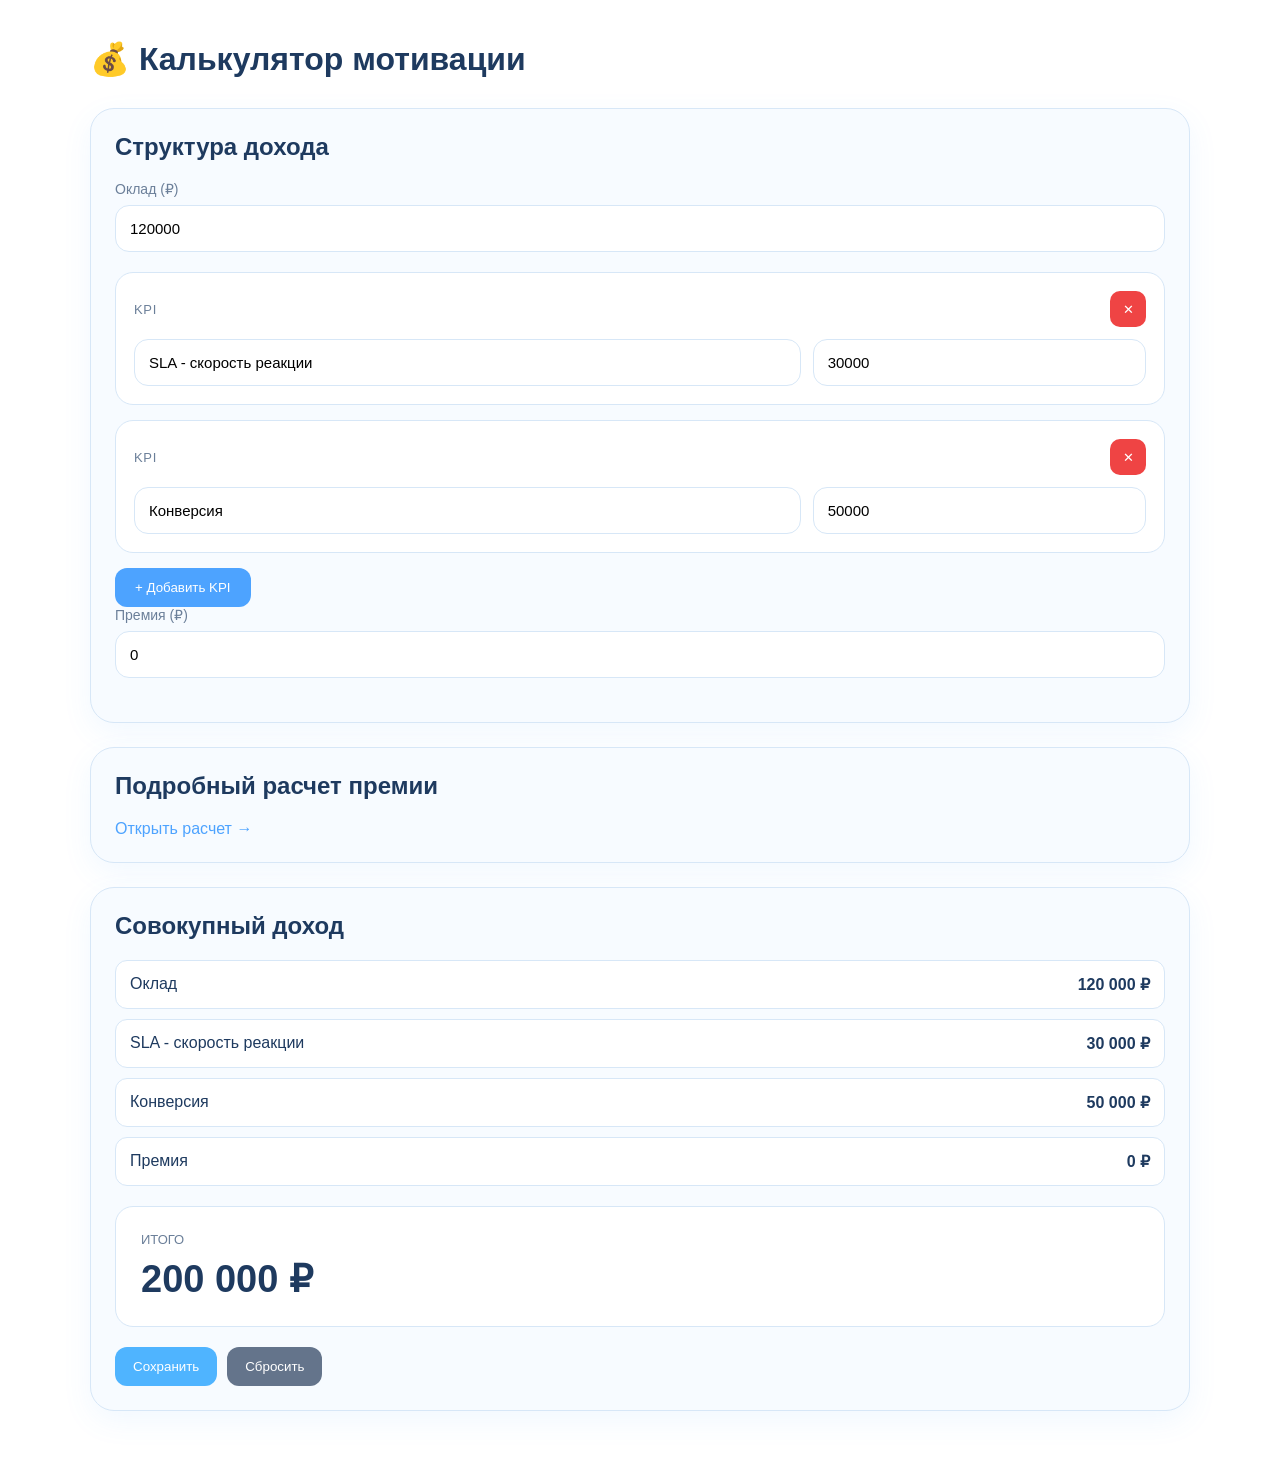
<file: index.html>
<!DOCTYPE html>
<html lang="ru">

<head>
    <meta charset="UTF-8">
    <meta name="viewport" content="width=device-width, initial-scale=1.0">
    <title>Калькулятор мотивации</title>

    <link rel="stylesheet" href="styles.css">
</head>

<body>

<div class="container">

    <h1>💰 Калькулятор мотивации</h1>

    <div class="card">

        <h2>Структура дохода</h2>

        <div class="field-group">

            <label>Оклад (₽)</label>

            <input
                type="number"
                id="salary"
                value="120000"
                placeholder="Введите оклад">

        </div>

        <div id="kpiContainer">

        </div>

        <button
            class="add-btn"
            onclick="addKPI()">

            + Добавить KPI

        </button>

        <div class="field-group premium-block">

            <label>Премия (₽)</label>

            <input
                type="number"
                id="premiumAmount"
                value="0"
                placeholder="Введите сумму премии">

        </div>

    </div>

    <div class="card">

        <h2>Подробный расчет премии</h2>

        <input
            type="hidden"
            id="premiumLink"
            value="https://lesookaya.github.io/-sales--/premium-calculator/">

        <div id="linkPreview"></div>

    </div>

    <div class="card">

        <h2>Совокупный доход</h2>

        <div
            id="incomeBreakdown"
            class="income-breakdown">

        </div>

        <div class="metric">

            <div class="metric-title">

                ИТОГО

            </div>

            <div
                class="metric-value"
                id="totalIncome">

                0 ₽

            </div>

        </div>

        <div class="footer">

            <button
                class="save-btn"
                onclick="saveSettings()">

                Сохранить

            </button>

            <button
                class="reset-btn"
                onclick="resetSettings()">

                Сбросить

            </button>

        </div>

    </div>

</div>

<script src="script.js"></script>

</body>

</html>
</file>
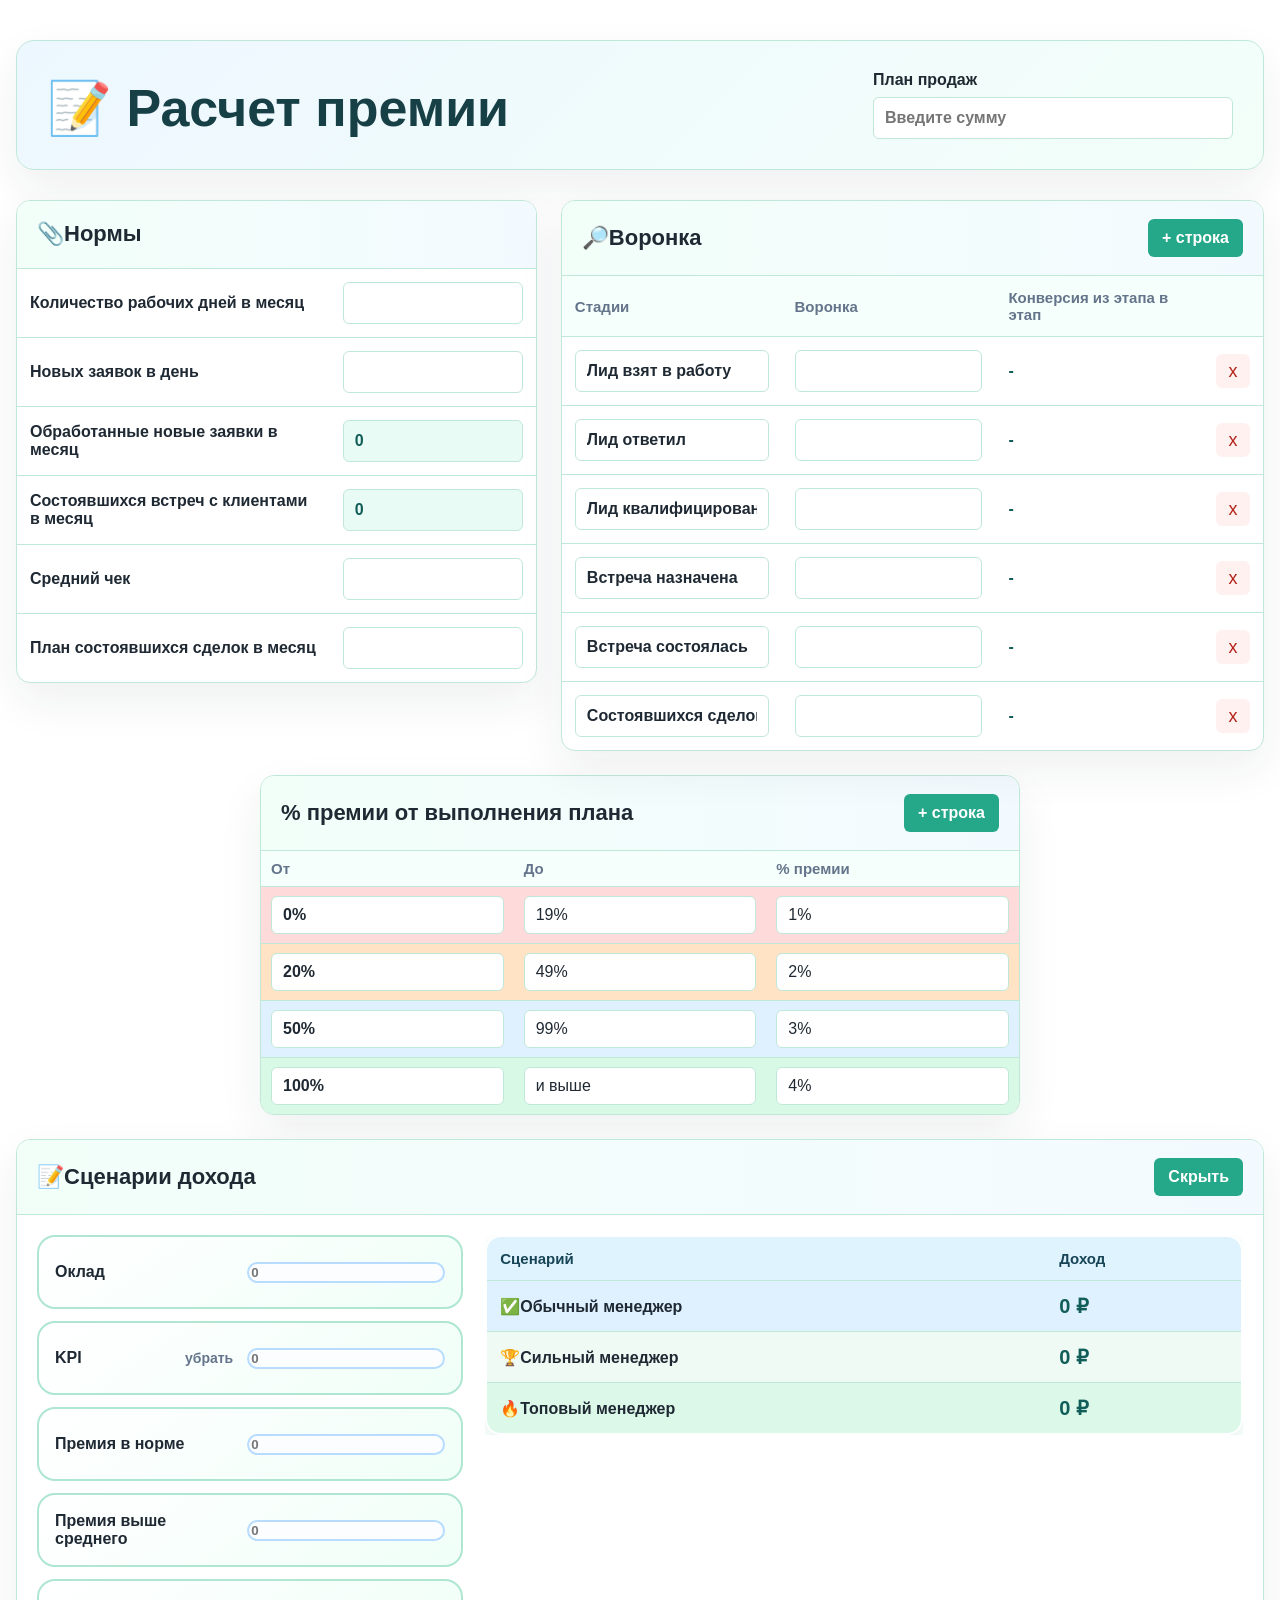
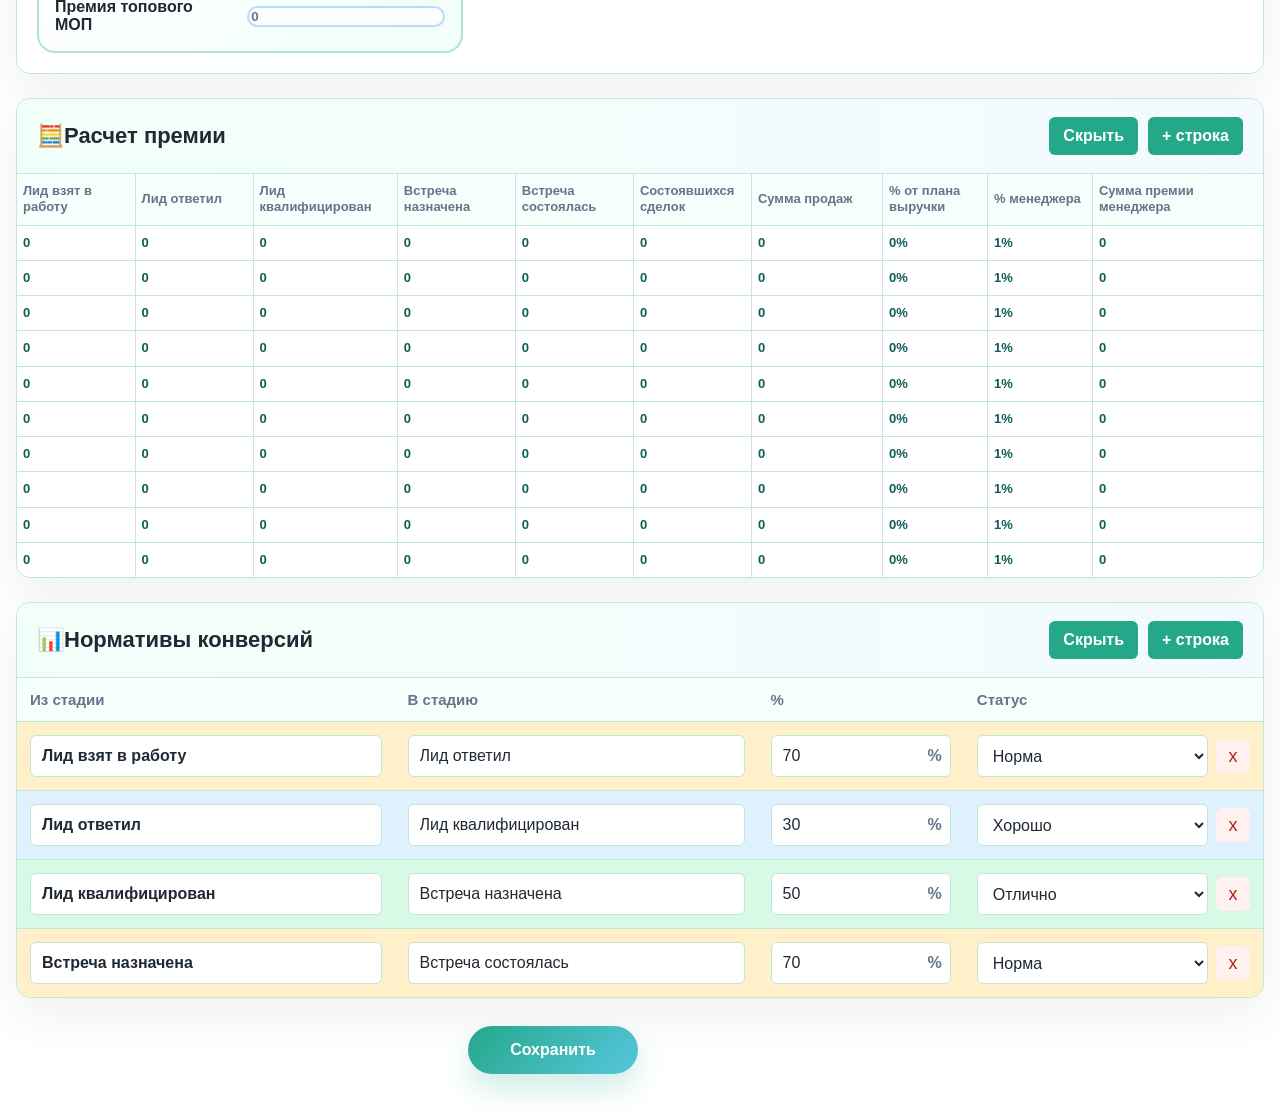
<file: premium-calculator/index.html>
<!DOCTYPE html>
<html lang="ru">
<head>
  <meta charset="UTF-8">
  <meta name="viewport" content="width=device-width, initial-scale=1.0">
  <title>Расчет премии</title>
  <link rel="stylesheet" href="styles.css">
</head>
<body>
  <main class="page">
    <section class="page-header">
      <h1>📝 Расчет премии</h1>
      <label class="sales-plan">
        <span>План продаж</span>
        <input id="salesPlan" class="money-input" type="text" inputmode="numeric" placeholder="Введите сумму">
      </label>
    </section>

    <section class="tables-grid">
      <div class="table-block">
        <div class="table-title-row">
          <h2>📎Нормы</h2>
        </div>
        <div class="table-wrap">
          <table id="normsTable">
            <tbody>
              <tr>
                <td>Количество рабочих дней в месяц</td>
                <td><input id="workDays" type="number" min="0" step="1"></td>
              </tr>
              <tr>
                <td>Новых заявок в день</td>
                <td><input id="newRequestsPerDay" type="number" min="0" step="1"></td>
              </tr>
              <tr>
                <td>Обработанные новые заявки в месяц</td>
                <td><input id="processedRequests" class="calculated-input" type="text" readonly></td>
              </tr>
              <tr>
                <td>Состоявшихся встреч с клиентами в месяц</td>
                <td><input id="monthlyMeetings" class="calculated-input" type="text" readonly></td>
              </tr>
              <tr>
                <td>Средний чек</td>
                <td><input id="averageCheck" class="money-input" type="text" inputmode="numeric"></td>
              </tr>
              <tr>
                <td>План состоявшихся сделок в месяц</td>
                <td><input id="plannedDeals" type="number" min="0" step="1"></td>
              </tr>
            </tbody>
          </table>
        </div>
      </div>

      <div class="table-block">
        <div class="table-title-row">
          <h2>🔎Воронка</h2>
          <button class="secondary-button" type="button" id="addFunnelRow">+ строка</button>
        </div>
        <div class="table-wrap">
          <table id="funnelTable">
            <thead>
              <tr>
                <th>Стадии</th>
                <th>Воронка</th>
                <th>Конверсия из этапа в этап</th>
                <th class="action-column"></th>
              </tr>
            </thead>
            <tbody>
              <tr>
                <td><input type="text" value="Лид взят в работу"></td>
                <td><input class="funnel-value" type="number" min="0" step="1"></td>
                <td class="conversion">-</td>
                <td><button class="icon-button remove-row" type="button" aria-label="Удалить строку">x</button></td>
              </tr>
              <tr>
                <td><input type="text" value="Лид ответил"></td>
                <td><input class="funnel-value" type="number" min="0" step="1"></td>
                <td class="conversion">-</td>
                <td><button class="icon-button remove-row" type="button" aria-label="Удалить строку">x</button></td>
              </tr>
              <tr>
                <td><input type="text" value="Лид квалифицирован"></td>
                <td><input class="funnel-value" type="number" min="0" step="1"></td>
                <td class="conversion">-</td>
                <td><button class="icon-button remove-row" type="button" aria-label="Удалить строку">x</button></td>
              </tr>
              <tr>
                <td><input type="text" value="Встреча назначена"></td>
                <td><input class="funnel-value" type="number" min="0" step="1"></td>
                <td class="conversion">-</td>
                <td><button class="icon-button remove-row" type="button" aria-label="Удалить строку">x</button></td>
              </tr>
              <tr>
                <td><input type="text" value="Встреча состоялась"></td>
                <td><input class="funnel-value" type="number" min="0" step="1"></td>
                <td class="conversion">-</td>
                <td><button class="icon-button remove-row" type="button" aria-label="Удалить строку">x</button></td>
              </tr>
              <tr>
                <td><input type="text" value="Состоявшихся сделок"></td>
                <td><input class="funnel-value" type="number" min="0" step="1"></td>
                <td class="conversion">-</td>
                <td><button class="icon-button remove-row" type="button" aria-label="Удалить строку">x</button></td>
              </tr>
            </tbody>
          </table>
        </div>
      </div>
    </section>

    <section class="table-block bonus-block">
      <div class="table-title-row">
        <h2>% премии от выполнения плана</h2>
        <button class="secondary-button" type="button" id="addBonusRow">+ строка</button>
      </div>
      <div class="table-wrap">
        <table id="bonusTable">
          <thead>
            <tr>
              <th>От</th>
              <th>До</th>
              <th>% премии</th>
            </tr>
          </thead>
          <tbody>
            <tr class="bonus-low">
              <td><input type="text" value="0%"></td>
              <td><input type="text" value="19%"></td>
              <td><input type="text" value="1%"></td>
            </tr>
            <tr class="bonus-middle">
              <td><input type="text" value="20%"></td>
              <td><input type="text" value="49%"></td>
              <td><input type="text" value="2%"></td>
            </tr>
            <tr class="bonus-good">
              <td><input type="text" value="50%"></td>
              <td><input type="text" value="99%"></td>
              <td><input type="text" value="3%"></td>
            </tr>
            <tr class="bonus-best">
              <td><input type="text" value="100%"></td>
              <td><input type="text" value="и выше"></td>
              <td><input type="text" value="4%"></td>
            </tr>
          </tbody>
        </table>
      </div>
    </section>

    <section class="table-block income-scenarios-block">
      <div class="table-title-row">
        <h2>📝Сценарии дохода</h2>
        <button class="secondary-button" type="button" id="toggleIncomeScenarios">Скрыть</button>
      </div>
      <div class="income-content">
        <div class="income-cards">
          <label class="income-card">
            <span>Оклад</span>
            <input id="salaryInput" class="money-input" type="text" inputmode="numeric" placeholder="0">
          </label>
          <div class="income-card kpi-card" id="kpiCard">
            <div class="income-card-top">
              <span>KPI</span>
              <button class="small-text-button" type="button" id="hideKpi">убрать</button>
            </div>
            <input id="kpiInput" class="money-input" type="text" inputmode="numeric" placeholder="0">
          </div>
          <button class="secondary-button restore-kpi-button" type="button" id="showKpi" hidden>Вернуть KPI</button>
          <label class="income-card">
            <span>Премия в норме</span>
            <input id="normalPremiumInput" class="money-input" type="text" inputmode="numeric" placeholder="0">
          </label>
          <label class="income-card">
            <span>Премия выше среднего</span>
            <input id="strongPremiumInput" class="money-input" type="text" inputmode="numeric" placeholder="0">
          </label>
          <label class="income-card">
            <span>Премия топового МОП</span>
            <input id="topPremiumInput" class="money-input" type="text" inputmode="numeric" placeholder="0">
          </label>
        </div>
        <div class="table-wrap">
          <table id="incomeScenariosTable">
            <thead>
              <tr>
                <th>Сценарий</th>
                <th>Доход</th>
              </tr>
            </thead>
            <tbody>
              <tr class="income-normal-row">
                <td>✅Обычный менеджер</td>
                <td id="normalIncome">0 ₽</td>
              </tr>
              <tr class="income-strong-row">
                <td>🏆Сильный менеджер</td>
                <td id="strongIncome">0 ₽</td>
              </tr>
              <tr class="income-top-row">
                <td>🔥Топовый менеджер</td>
                <td id="topIncome">0 ₽</td>
              </tr>
            </tbody>
          </table>
        </div>
      </div>
    </section>

    <section class="table-block calculation-block">
      <div class="table-title-row">
        <h2>🧮Расчет премии</h2>
        <div class="title-actions">
          <button class="secondary-button" type="button" id="toggleCalculationTable">Скрыть</button>
          <button class="secondary-button" type="button" id="addCalculationRow">+ строка</button>
        </div>
      </div>
      <div class="table-wrap wide-table-wrap">
        <table id="calculationTable">
          <thead>
            <tr>
              <th>Лид взят в работу</th>
              <th>Лид ответил</th>
              <th>Лид квалифицирован</th>
              <th>Встреча назначена</th>
              <th>Встреча состоялась</th>
              <th>Состоявшихся сделок</th>
              <th>Сумма продаж</th>
              <th>% от плана выручки</th>
              <th>% менеджера</th>
              <th>Сумма премии менеджера</th>
            </tr>
          </thead>
          <tbody>
            <tr>
              <td data-field="leads"></td>
              <td data-field="answered"></td>
              <td data-field="qualified"></td>
              <td data-field="meetingSet"></td>
              <td data-field="meetingDone"></td>
              <td data-field="deals"></td>
              <td data-field="sales"></td>
              <td data-field="planPercent"></td>
              <td data-field="managerPercent"></td>
              <td data-field="premium"></td>
            </tr>
            <tr>
              <td data-field="leads"></td>
              <td data-field="answered"></td>
              <td data-field="qualified"></td>
              <td data-field="meetingSet"></td>
              <td data-field="meetingDone"></td>
              <td data-field="deals"></td>
              <td data-field="sales"></td>
              <td data-field="planPercent"></td>
              <td data-field="managerPercent"></td>
              <td data-field="premium"></td>
            </tr>
            <tr>
              <td data-field="leads"></td>
              <td data-field="answered"></td>
              <td data-field="qualified"></td>
              <td data-field="meetingSet"></td>
              <td data-field="meetingDone"></td>
              <td data-field="deals"></td>
              <td data-field="sales"></td>
              <td data-field="planPercent"></td>
              <td data-field="managerPercent"></td>
              <td data-field="premium"></td>
            </tr>
            <tr>
              <td data-field="leads"></td>
              <td data-field="answered"></td>
              <td data-field="qualified"></td>
              <td data-field="meetingSet"></td>
              <td data-field="meetingDone"></td>
              <td data-field="deals"></td>
              <td data-field="sales"></td>
              <td data-field="planPercent"></td>
              <td data-field="managerPercent"></td>
              <td data-field="premium"></td>
            </tr>
            <tr>
              <td data-field="leads"></td>
              <td data-field="answered"></td>
              <td data-field="qualified"></td>
              <td data-field="meetingSet"></td>
              <td data-field="meetingDone"></td>
              <td data-field="deals"></td>
              <td data-field="sales"></td>
              <td data-field="planPercent"></td>
              <td data-field="managerPercent"></td>
              <td data-field="premium"></td>
            </tr>
            <tr>
              <td data-field="leads"></td>
              <td data-field="answered"></td>
              <td data-field="qualified"></td>
              <td data-field="meetingSet"></td>
              <td data-field="meetingDone"></td>
              <td data-field="deals"></td>
              <td data-field="sales"></td>
              <td data-field="planPercent"></td>
              <td data-field="managerPercent"></td>
              <td data-field="premium"></td>
            </tr>
            <tr>
              <td data-field="leads"></td>
              <td data-field="answered"></td>
              <td data-field="qualified"></td>
              <td data-field="meetingSet"></td>
              <td data-field="meetingDone"></td>
              <td data-field="deals"></td>
              <td data-field="sales"></td>
              <td data-field="planPercent"></td>
              <td data-field="managerPercent"></td>
              <td data-field="premium"></td>
            </tr>
            <tr>
              <td data-field="leads"></td>
              <td data-field="answered"></td>
              <td data-field="qualified"></td>
              <td data-field="meetingSet"></td>
              <td data-field="meetingDone"></td>
              <td data-field="deals"></td>
              <td data-field="sales"></td>
              <td data-field="planPercent"></td>
              <td data-field="managerPercent"></td>
              <td data-field="premium"></td>
            </tr>
            <tr>
              <td data-field="leads"></td>
              <td data-field="answered"></td>
              <td data-field="qualified"></td>
              <td data-field="meetingSet"></td>
              <td data-field="meetingDone"></td>
              <td data-field="deals"></td>
              <td data-field="sales"></td>
              <td data-field="planPercent"></td>
              <td data-field="managerPercent"></td>
              <td data-field="premium"></td>
            </tr>
            <tr>
              <td data-field="leads"></td>
              <td data-field="answered"></td>
              <td data-field="qualified"></td>
              <td data-field="meetingSet"></td>
              <td data-field="meetingDone"></td>
              <td data-field="deals"></td>
              <td data-field="sales"></td>
              <td data-field="planPercent"></td>
              <td data-field="managerPercent"></td>
              <td data-field="premium"></td>
            </tr>
          </tbody>
        </table>
      </div>
    </section>

    <section class="table-block conversion-standards-block">
      <div class="table-title-row">
        <h2>📊Нормативы конверсий</h2>
        <div class="title-actions">
          <button class="secondary-button" type="button" id="toggleConversionStandards">Скрыть</button>
          <button class="secondary-button" type="button" id="addConversionStandardRow">+ строка</button>
        </div>
      </div>
      <div class="table-wrap">
        <table id="conversionStandardsTable">
          <thead>
            <tr>
              <th>Из стадии</th>
              <th>В стадию</th>
              <th>%</th>
              <th>Статус</th>
            </tr>
          </thead>
          <tbody>
            <tr data-status="normal">
              <td><input type="text" value="Лид взят в работу"></td>
              <td><input type="text" value="Лид ответил"></td>
              <td class="percent-cell"><input class="standard-percent" type="number" min="0" max="100" step="0.1" value="70"></td>
              <td>
                <div class="status-actions">
                  <select class="standard-status">
                    <option value="below">Ниже нормы</option>
                    <option value="normal" selected>Норма</option>
                    <option value="good">Хорошо</option>
                    <option value="excellent">Отлично</option>
                  </select>
                  <button class="icon-button remove-standard-row" type="button" aria-label="Удалить строку">x</button>
                </div>
              </td>
            </tr>
            <tr data-status="good">
              <td><input type="text" value="Лид ответил"></td>
              <td><input type="text" value="Лид квалифицирован"></td>
              <td class="percent-cell"><input class="standard-percent" type="number" min="0" max="100" step="0.1" value="30"></td>
              <td>
                <div class="status-actions">
                  <select class="standard-status">
                    <option value="below">Ниже нормы</option>
                    <option value="normal">Норма</option>
                    <option value="good" selected>Хорошо</option>
                    <option value="excellent">Отлично</option>
                  </select>
                  <button class="icon-button remove-standard-row" type="button" aria-label="Удалить строку">x</button>
                </div>
              </td>
            </tr>
            <tr data-status="excellent">
              <td><input type="text" value="Лид квалифицирован"></td>
              <td><input type="text" value="Встреча назначена"></td>
              <td class="percent-cell"><input class="standard-percent" type="number" min="0" max="100" step="0.1" value="50"></td>
              <td>
                <div class="status-actions">
                  <select class="standard-status">
                    <option value="below">Ниже нормы</option>
                    <option value="normal">Норма</option>
                    <option value="good">Хорошо</option>
                    <option value="excellent" selected>Отлично</option>
                  </select>
                  <button class="icon-button remove-standard-row" type="button" aria-label="Удалить строку">x</button>
                </div>
              </td>
            </tr>
            <tr data-status="normal">
              <td><input type="text" value="Встреча назначена"></td>
              <td><input type="text" value="Встреча состоялась"></td>
              <td class="percent-cell"><input class="standard-percent" type="number" min="0" max="100" step="0.1" value="70"></td>
              <td>
                <div class="status-actions">
                  <select class="standard-status">
                    <option value="below">Ниже нормы</option>
                    <option value="normal" selected>Норма</option>
                    <option value="good">Хорошо</option>
                    <option value="excellent">Отлично</option>
                  </select>
                  <button class="icon-button remove-standard-row" type="button" aria-label="Удалить строку">x</button>
                </div>
              </td>
            </tr>
          </tbody>
        </table>
      </div>
    </section>

    <section class="save-section">
      <button class="save-button" type="button" id="saveData">Сохранить</button>
      <span class="save-status" id="saveStatus" aria-live="polite"></span>
    </section>
  </main>

  <script src="script.js"></script>
</body>
</html>
</file>
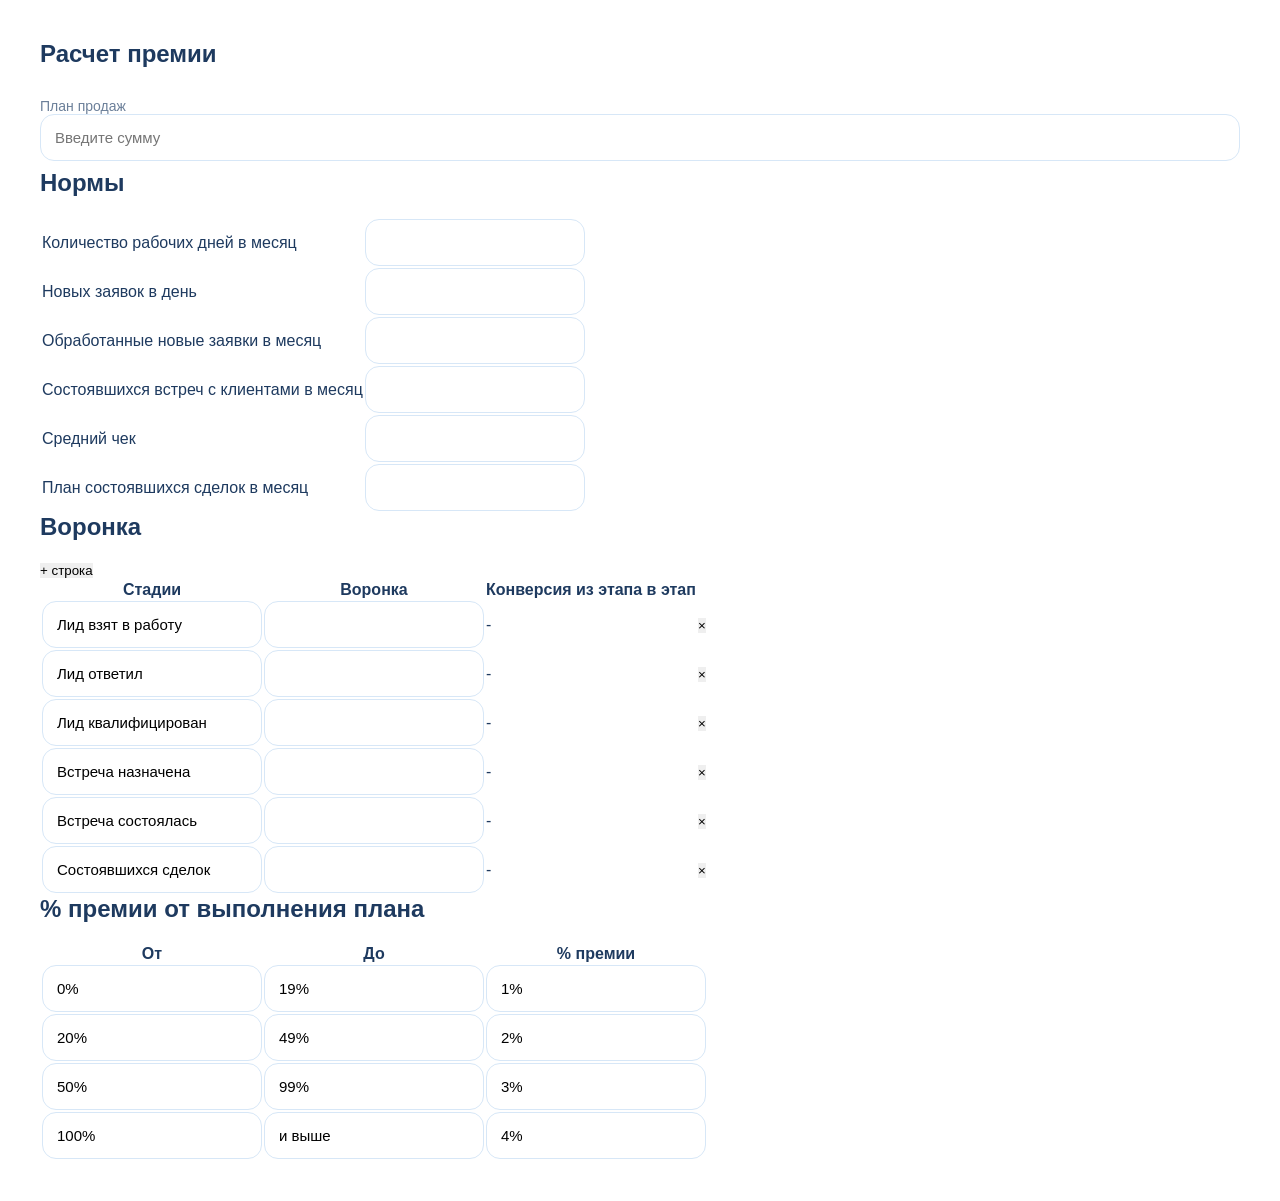
<file: premium-calculator.html>
<!DOCTYPE html>
<html lang="ru">
<head>
  <meta charset="UTF-8">
  <meta name="viewport" content="width=device-width, initial-scale=1.0">
  <title>Расчет премии</title>
  <link rel="stylesheet" href="styles.css">
</head>
<body>
  <main class="page">
    <section class="page-header">
      <h1>Расчет премии</h1>
      <label class="sales-plan">
        <span>План продаж</span>
        <input type="number" min="0" step="1000" placeholder="Введите сумму">
      </label>
    </section>

    <section class="tables-grid">
      <div class="table-block">
        <div class="table-title-row">
          <h2>Нормы</h2>
        </div>
        <div class="table-wrap">
          <table>
            <tbody>
              <tr>
                <td>Количество рабочих дней в месяц</td>
                <td><input type="number" min="0" step="1"></td>
              </tr>
              <tr>
                <td>Новых заявок в день</td>
                <td><input type="number" min="0" step="1"></td>
              </tr>
              <tr>
                <td>Обработанные новые заявки в месяц</td>
                <td><input type="number" min="0" step="1"></td>
              </tr>
              <tr>
                <td>Состоявшихся встреч с клиентами в месяц</td>
                <td><input type="number" min="0" step="1"></td>
              </tr>
              <tr>
                <td>Средний чек</td>
                <td><input type="number" min="0" step="1000"></td>
              </tr>
              <tr>
                <td>План состоявшихся сделок в месяц</td>
                <td><input type="number" min="0" step="1"></td>
              </tr>
            </tbody>
          </table>
        </div>
      </div>

      <div class="table-block">
        <div class="table-title-row">
          <h2>Воронка</h2>
          <button class="secondary-button" type="button" id="addFunnelRow">+ строка</button>
        </div>
        <div class="table-wrap">
          <table id="funnelTable">
            <thead>
              <tr>
                <th>Стадии</th>
                <th>Воронка</th>
                <th>Конверсия из этапа в этап</th>
                <th class="action-column"></th>
              </tr>
            </thead>
            <tbody>
              <tr>
                <td><input type="text" value="Лид взят в работу"></td>
                <td><input class="funnel-value" type="number" min="0" step="1"></td>
                <td class="conversion">-</td>
                <td><button class="icon-button remove-row" type="button" aria-label="Удалить строку">×</button></td>
              </tr>
              <tr>
                <td><input type="text" value="Лид ответил"></td>
                <td><input class="funnel-value" type="number" min="0" step="1"></td>
                <td class="conversion">-</td>
                <td><button class="icon-button remove-row" type="button" aria-label="Удалить строку">×</button></td>
              </tr>
              <tr>
                <td><input type="text" value="Лид квалифицирован"></td>
                <td><input class="funnel-value" type="number" min="0" step="1"></td>
                <td class="conversion">-</td>
                <td><button class="icon-button remove-row" type="button" aria-label="Удалить строку">×</button></td>
              </tr>
              <tr>
                <td><input type="text" value="Встреча назначена"></td>
                <td><input class="funnel-value" type="number" min="0" step="1"></td>
                <td class="conversion">-</td>
                <td><button class="icon-button remove-row" type="button" aria-label="Удалить строку">×</button></td>
              </tr>
              <tr>
                <td><input type="text" value="Встреча состоялась"></td>
                <td><input class="funnel-value" type="number" min="0" step="1"></td>
                <td class="conversion">-</td>
                <td><button class="icon-button remove-row" type="button" aria-label="Удалить строку">×</button></td>
              </tr>
              <tr>
                <td><input type="text" value="Состоявшихся сделок"></td>
                <td><input class="funnel-value" type="number" min="0" step="1"></td>
                <td class="conversion">-</td>
                <td><button class="icon-button remove-row" type="button" aria-label="Удалить строку">×</button></td>
              </tr>
            </tbody>
          </table>
        </div>
      </div>
    </section>

    <section class="table-block bonus-block">
      <div class="table-title-row">
        <h2>% премии от выполнения плана</h2>
      </div>
      <div class="table-wrap">
        <table>
          <thead>
            <tr>
              <th>От</th>
              <th>До</th>
              <th>% премии</th>
            </tr>
          </thead>
          <tbody>
            <tr>
              <td><input type="text" value="0%"></td>
              <td><input type="text" value="19%"></td>
              <td><input type="text" value="1%"></td>
            </tr>
            <tr>
              <td><input type="text" value="20%"></td>
              <td><input type="text" value="49%"></td>
              <td><input type="text" value="2%"></td>
            </tr>
            <tr>
              <td><input type="text" value="50%"></td>
              <td><input type="text" value="99%"></td>
              <td><input type="text" value="3%"></td>
            </tr>
            <tr>
              <td><input type="text" value="100%"></td>
              <td><input type="text" value="и выше"></td>
              <td><input type="text" value="4%"></td>
            </tr>
          </tbody>
        </table>
      </div>
    </section>
  </main>

  <script src="script.js"></script>
</body>
</html>
</file>
<file: styles.css>
:root {

    --bg: #ffffff;

    --card: #f7fbff;

    --card-hover: #eef7ff;

    --accent: #4da3ff;

    --accent-hover: #2f8df7;

    --success: #4fb4ff;

    --danger: #ef4444;

    --text: #1e3a5f;

    --muted: #6b7f99;

    --border: #d7e7f7;

}

* {

    margin: 0;
    padding: 0;
    box-sizing: border-box;

}

body {

    font-family: Inter, Segoe UI, sans-serif;

    background: var(--bg);

    color: var(--text);

    padding: 40px;

}

.container {

    max-width: 1100px;

    margin: 0 auto;

}

h1 {

    margin-bottom: 30px;

}

h2 {

    margin-bottom: 20px;

}

.card {

    background: var(--card);

    border: 1px solid var(--border);

    border-radius: 24px;

    padding: 24px;

    margin-bottom: 24px;

    box-shadow: 0 10px 30px rgba(77,163,255,.08);

}

.field-group {

    margin-bottom: 20px;

}

label {

    display: block;

    margin-bottom: 8px;

    color: var(--muted);

    font-size: 14px;

}

input {

    width: 100%;

    padding: 14px;

    border-radius: 14px;

    border: 1px solid var(--border);

    background: white;

    font-size: 15px;

}

input:focus {

    outline: none;

    border-color: var(--accent);

}

.kpi-card {

    background: white;

    border: 1px solid var(--border);

    border-radius: 18px;

    padding: 18px;

    margin-bottom: 15px;

    transition: .2s;

}

.kpi-card:hover {

    background: var(--card-hover);

}

.kpi-header {

    display: flex;

    justify-content: space-between;

    align-items: center;

    margin-bottom: 12px;

}

.kpi-title {

    font-size: 13px;

    color: var(--muted);

    text-transform: uppercase;

    letter-spacing: .05em;

}

.kpi-grid {

    display: grid;

    grid-template-columns: 2fr 1fr;

    gap: 12px;

}

button {

    border: none;

    cursor: pointer;

    transition: .2s;

}

.add-btn {

    background: var(--accent);

    color: white;

    padding: 12px 20px;

    border-radius: 12px;

}

.add-btn:hover {

    background: var(--accent-hover);

}

.delete-btn {

    background: var(--danger);

    color: white;

    width: 36px;

    height: 36px;

    border-radius: 10px;

}

.metric {

    background: white;

    border: 1px solid var(--border);

    border-radius: 18px;

    padding: 25px;

    margin-top: 20px;

}

.metric-title {

    color: var(--muted);

    font-size: 13px;

}

.metric-value {

    font-size: 38px;

    font-weight: 700;

    margin-top: 10px;

}

.income-breakdown {

    display: flex;

    flex-direction: column;

    gap: 10px;

}

.income-row {

    display: flex;

    justify-content: space-between;

    background: white;

    padding: 14px;

    border-radius: 12px;

    border: 1px solid var(--border);

}

.footer {

    display: flex;

    gap: 10px;

    margin-top: 20px;

}

.save-btn {

    background: var(--success);

    color: white;

    padding: 12px 18px;

    border-radius: 12px;

}

.reset-btn {

    background: #64748b;

    color: white;

    padding: 12px 18px;

    border-radius: 12px;

}

#linkPreview {

    margin-top: 12px;

}

#linkPreview a {

    color: var(--accent);

    text-decoration: none;

}

@media(max-width:768px){

    body{

        padding:15px;

    }

    .kpi-grid{

        grid-template-columns:1fr;

    }

    .metric-value{

        font-size:28px;

    }

}
</file>
<file: premium-calculator/styles.css>
:root {
  --bg: #ffffff;
  --panel: #ffffff;
  --text: #1f2933;
  --muted: #64748b;
  --line: #bfe8d8;
  --soft-line: #d7dde5;
  --accent: #25a78a;
  --accent-dark: #115e59;
  --accent-light: #e9fbf5;
  --blue-light: #edf7ff;
  --danger: #b42318;
  --shadow: 0 18px 45px rgba(31, 41, 51, 0.07);
}

* {
  box-sizing: border-box;
}

body {
  margin: 0;
  min-height: 100vh;
  font-family: Arial, Helvetica, sans-serif;
  font-size: 16px;
  color: var(--text);
  background: var(--bg);
}

.page {
  width: min(1480px, calc(100% - 32px));
  margin: 0 auto;
  padding: 40px 0;
}

.page-header {
  display: flex;
  align-items: end;
  justify-content: space-between;
  gap: 24px;
  margin-bottom: 30px;
  padding: 30px;
  border: 1px solid var(--line);
  border-radius: 18px;
  background: linear-gradient(135deg, var(--blue-light), #f3fff9);
  box-shadow: var(--shadow);
}

h1,
h2 {
  margin: 0;
  line-height: 1.2;
}

h1 {
  font-size: clamp(32px, 5vw, 52px);
  color: #173f46;
}

h2 {
  font-size: 22px;
}

.sales-plan {
  display: grid;
  gap: 8px;
  width: min(360px, 100%);
  font-weight: 700;
}

.sales-plan input,
td input,
td select {
  width: 100%;
  min-height: 42px;
  border: 1px solid var(--line);
  border-radius: 6px;
  padding: 9px 11px;
  font: inherit;
  color: var(--text);
  background: #fff;
}

td select {
  font-size: 16px;
}

.calculated-input {
  color: var(--accent-dark);
  background: var(--accent-light);
  font-weight: 700;
}

.sales-plan input:focus,
td input:focus,
td select:focus {
  outline: 2px solid rgba(15, 118, 110, 0.2);
  border-color: var(--accent);
}

.tables-grid {
  display: grid;
  grid-template-columns: minmax(0, 1fr) minmax(0, 1.35fr);
  gap: 24px;
  align-items: start;
}

.table-block {
  background: var(--panel);
  border: 1px solid var(--line);
  border-radius: 14px;
  box-shadow: var(--shadow);
  overflow: hidden;
}

.table-title-row {
  display: flex;
  align-items: center;
  justify-content: space-between;
  gap: 12px;
  min-height: 68px;
  padding: 18px 20px;
  border-bottom: 1px solid var(--line);
  background: linear-gradient(90deg, #f2fff9, #f3faff);
}

.title-actions {
  display: flex;
  flex-wrap: wrap;
  gap: 10px;
  justify-content: flex-end;
}

.table-wrap {
  width: 100%;
  overflow-x: auto;
}

.wide-table-wrap {
  max-height: 640px;
}

table {
  width: 100%;
  border-collapse: collapse;
}

th,
td {
  border-bottom: 1px solid var(--line);
  padding: 13px;
  text-align: left;
  vertical-align: middle;
}

th {
  color: var(--muted);
  font-size: 15px;
  font-weight: 700;
  background: #f5fffb;
}

td:first-child {
  font-weight: 600;
}

tr:last-child td {
  border-bottom: 0;
}

.conversion,
#calculationTable td {
  color: var(--accent-dark);
  font-weight: 700;
}

.conversion {
  min-width: 155px;
}

.action-column {
  width: 52px;
}

.secondary-button,
.icon-button {
  border: 0;
  border-radius: 6px;
  font: inherit;
  cursor: pointer;
}

.secondary-button {
  min-height: 38px;
  padding: 8px 14px;
  color: #fff;
  background: var(--accent);
  font-weight: 700;
}

.secondary-button:hover {
  background: var(--accent-dark);
}

.icon-button {
  width: 34px;
  height: 34px;
  color: var(--danger);
  background: #fff1f0;
  font-size: 18px;
  line-height: 1;
}

.icon-button:hover {
  background: #ffe0dc;
}

.bonus-block,
.income-scenarios-block,
.calculation-block,
.conversion-standards-block {
  margin-top: 24px;
}

.income-content {
  display: grid;
  grid-template-columns: minmax(320px, 0.72fr) minmax(420px, 1.28fr);
  gap: 22px;
  padding: 20px;
  align-items: start;
}

.income-cards {
  display: grid;
  grid-template-columns: 1fr;
  gap: 12px;
}

.income-card {
  display: grid;
  grid-template-columns: minmax(120px, 0.9fr) minmax(160px, 1fr);
  align-items: center;
  gap: 14px;
  min-height: 74px;
  padding: 14px 16px;
  border: 2px solid #aee6d2;
  border-radius: 18px;
  background: linear-gradient(145deg, #ffffff, #f0fff8);
  font-weight: 700;
}

.income-card-top {
  display: flex;
  align-items: center;
  justify-content: space-between;
  gap: 8px;
}

.income-card input,
.income-card .money-input {
  min-width: 0;
  border: 2px solid #b8dcff;
  border-radius: 14px;
  background: #fbfdff;
  font-weight: 700;
}

.small-text-button {
  border: 0;
  padding: 0;
  color: var(--muted);
  background: transparent;
  cursor: pointer;
  font: inherit;
  font-size: 14px;
}

.small-text-button:hover {
  color: var(--danger);
}

.restore-kpi-button {
  min-height: 56px;
  color: var(--accent-dark);
  background: var(--accent-light);
}

.restore-kpi-button:hover {
  color: #ffffff;
}

#incomeScenariosTable td:last-child {
  color: var(--accent-dark);
  font-size: 20px;
  font-weight: 800;
}

#incomeScenariosTable {
  overflow: hidden;
  border: 2px solid #a9ddff;
  border-radius: 16px;
  box-shadow: 0 16px 34px rgba(37, 167, 138, 0.12);
}

#incomeScenariosTable th {
  color: #174556;
  background: #dff3ff;
}

#incomeScenariosTable td {
  background: #f7fcff;
}

#incomeScenariosTable tr:nth-child(even) td {
  background: #effaf5;
}

#incomeScenariosTable .income-normal-row td {
  background: #dff1ff;
}

#incomeScenariosTable .income-strong-row td {
  background: #efe6ff;
}

#incomeScenariosTable .income-top-row td {
  background: #dcf8e8;
}

.bonus-low td {
  background: #ffdada;
}

.bonus-middle td {
  background: #ffe3c4;
}

.bonus-good td {
  background: #dff1ff;
}

.bonus-best td {
  background: #d9f9e7;
}

.bonus-block {
  max-width: 760px;
  margin-right: auto;
  margin-left: auto;
}

.bonus-block th,
.bonus-block td {
  padding: 9px 10px;
}

.bonus-block td input {
  min-height: 36px;
}

#conversionStandardsTable tr[data-status="below"] td {
  background: #ffdada;
}

#conversionStandardsTable tr[data-status="normal"] td {
  background: #fff0c9;
}

#conversionStandardsTable tr[data-status="good"] td {
  background: #dff1ff;
}

#conversionStandardsTable tr[data-status="excellent"] td {
  background: #d9f9e7;
}

#conversionStandardsTable select {
  appearance: auto;
}

.status-actions {
  display: grid;
  grid-template-columns: minmax(0, 1fr) 34px;
  gap: 8px;
  align-items: center;
}

.percent-cell {
  position: relative;
}

.percent-cell input {
  padding-right: 30px;
}

.percent-cell::after {
  content: "%";
  position: absolute;
  right: 22px;
  top: 50%;
  color: var(--muted);
  font-weight: 700;
  transform: translateY(-50%);
}

.is-hidden {
  display: none;
}

.save-section {
  display: flex;
  align-items: center;
  justify-content: center;
  gap: 14px;
  padding: 28px 0 6px;
}

.save-button {
  min-height: 48px;
  min-width: 170px;
  border: 0;
  border-radius: 999px;
  color: #ffffff;
  background: linear-gradient(135deg, var(--accent), #56c7dd);
  box-shadow: 0 14px 30px rgba(37, 167, 138, 0.22);
  cursor: pointer;
  font: inherit;
  font-weight: 700;
}

.save-button:hover {
  transform: translateY(-1px);
}

.save-status {
  min-width: 160px;
  color: var(--accent-dark);
  font-weight: 700;
}

.bonus-block table {
  table-layout: fixed;
}

#calculationTable {
  width: 100%;
  min-width: 0;
  table-layout: fixed;
}

#calculationTable th,
#calculationTable td {
  min-width: 0;
  padding: 9px 6px;
  font-size: 13px;
  line-height: 1.25;
  border-right: 1px solid var(--soft-line);
  overflow-wrap: anywhere;
  word-break: normal;
}

#calculationTable th:last-child,
#calculationTable td:last-child {
  border-right: 0;
}

#calculationTable th:nth-child(10),
#calculationTable td:nth-child(10) {
  width: 13%;
}

#calculationTable th:nth-child(3),
#calculationTable td:nth-child(3) {
  width: 11%;
}

#calculationTable th:nth-child(1),
#calculationTable th:nth-child(2),
#calculationTable th:nth-child(4),
#calculationTable th:nth-child(5),
#calculationTable th:nth-child(6),
#calculationTable td:nth-child(1),
#calculationTable td:nth-child(2),
#calculationTable td:nth-child(4),
#calculationTable td:nth-child(5),
#calculationTable td:nth-child(6) {
  width: 9%;
}

#calculationTable th:nth-child(7),
#calculationTable td:nth-child(7) {
  width: 10%;
}

#calculationTable th:nth-child(8),
#calculationTable td:nth-child(8),
#calculationTable th:nth-child(9),
#calculationTable td:nth-child(9) {
  width: 8%;
}

@media (max-width: 900px) {
  .page-header,
  .tables-grid {
    grid-template-columns: 1fr;
  }

  .page-header {
    display: grid;
    align-items: start;
  }

  .income-content,
  .income-cards,
  .income-card {
    grid-template-columns: 1fr;
  }

  #calculationTable {
    min-width: 1180px;
  }
}

@media (max-width: 560px) {
  .page {
    width: min(100% - 20px, 1180px);
    padding: 24px 0;
  }

  .table-title-row {
    align-items: start;
    flex-direction: column;
  }

  th,
  td {
    padding: 10px;
  }
}
</file>
